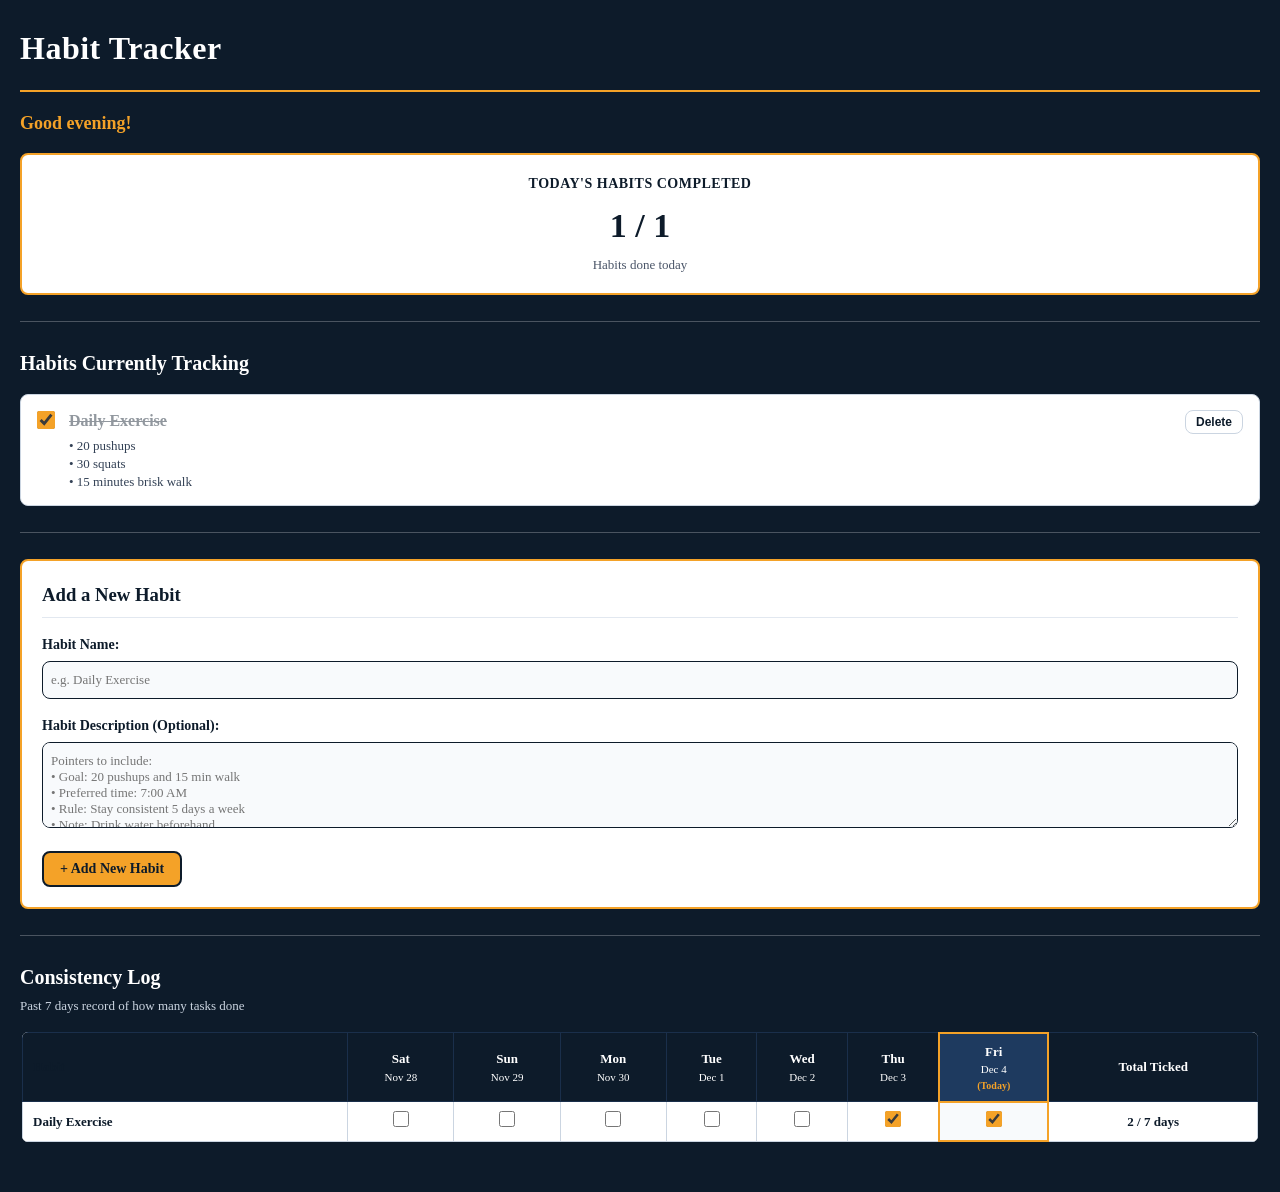
<file: index.html>
<!DOCTYPE html>
<html lang="en">
<head>
  <meta charset="UTF-8">
  <meta name="Content" content="WebDev Project">
  <title>Habit Tracker</title>
  <link rel="stylesheet" href="style.css">
  <link rel="icon" href="calendar.png">
  <script src="script.js" defer></script>
</head>
<body>

  <div class="container">

    <header class="header">
      <h1>Habit Tracker</h1>
    </header>

    <hr class="partition-bold">

    <div class="greeting-section">
      <p id="greetingText" class="greeting-text">Welcome!</p>
    </div>

    <div class="stats-box">
      <div class="stats-title">Today's Habits Completed</div>
      <div class="stats-counter">
        <span id="completedCount">0</span> / <span id="totalCount">0</span>
      </div>
      <div class="stats-note">Habits done today</div>
    </div>

    <hr class="partition-light">

    <section class="habits-section">
      <div class="section-header">
        <h2>Habits Currently Tracking</h2>
      </div>

      <div id="habitList" class="habit-list"></div>
    </section>

    <hr class="partition-light">

    <section class="new-habit-box">
      <h3>Add a New Habit</h3>
      
      <form id="newHabitForm" novalidate>
        <div class="form-group">
          <label for="habitTitleInput">Habit Name:</label>
          <input 
            type="text" 
            id="habitTitleInput" 
            placeholder="e.g. Daily Exercise">
          
            <div id="nameErrorMsg" class="error-msg hidden">
            Error: Habit name cannot be empty. Please enter a habit name.
          </div>
        </div>

        <div class="form-group">
          <label for="habitDescInput">Habit Description (Optional):</label>
          <textarea 
            id="habitDescInput" 
            rows="4"
            placeholder="Pointers to include:&#10;• Goal: 20 pushups and 15 min walk&#10;• Preferred time: 7:00 AM&#10;• Rule: Stay consistent 5 days a week&#10;• Note: Drink water beforehand"
          ></textarea>
        </div>

        <button type="submit" id="addHabitBtn" class="btn btn-primary">+ Add New Habit</button>
      </form>
    </section>

    <hr class="partition-light">

    <section class="consistency-section">
      <h2>Consistency Log</h2>
      <p class="section-subtext">Past 7 days record of how many tasks done</p>

      <div class="table-wrapper">
        <table class="consistency-table">
          <thead>
            <tr id="tableHeaderRow">
            </tr>
          </thead>
          <tbody id="tableBody">
          </tbody>
        </table>
      </div>
    </section>

  </div>

  <script src="script.js"></script>
</body>
</html>
</file>
<file: style.css>
* {
  box-sizing: border-box;
  margin: 0;
  padding: 0;
}

body {
  font-family: cursive;
  background-color: #0D1B2A; 
  color: #FFFFFF;            
  line-height: 1.5;
  padding: 24px 20px 48px 20px;
}

.header h1 {
  font-size: 32px;
  font-weight: bold;
  letter-spacing: 0.5px;
  color: #FFFFFF;
  margin-bottom: 8px;
}

.partition-bold {
  border: none;
  border-top: 2px solid #F4A228; 
  margin: 18px 0;
}

.partition-light {
  border: none;
  border-top: 1px solid rgba(255, 255, 255, 0.25);
  margin: 26px 0;
}

.greeting-section {
  font-size: 28px;
  margin: 14px 0;
}

.greeting-text {
  font-size: 18px;
  font-weight: bold;
  color: #F4A228; 
}

.stats-box {
  border: 2px solid #F4A228;
  border-radius: 0.5rem;
  background-color: #FFFFFF;
  color: #0D1B2A;
  padding: 18px;
  text-align: center;
  margin: 16px 0;
  width: 100%;
}

.stats-title {
  font-size: 14px;
  text-transform: uppercase;
  font-weight: bold;
  letter-spacing: 0.5px;
  color: #0D1B2A;
  margin-bottom: 6px;
}

.stats-counter {
  font-size: 34px;
  font-weight: bold;
  color: #0D1B2A;
}

.stats-note {
  font-size: 13px;
  color: #4A5568;
  margin-top: 4px;
}

.btn {
  font-family: inherit;
  font-size: 14px;
  padding: 8px 16px;
  border: 2px solid #0D1B2A;
  border-radius: 0.5rem;
  background-color: #FFFFFF;
  color: #0D1B2A;
  cursor: pointer;
  font-weight: bold;
  transition: background-color 0.2s, color 0.2s;
}

.btn:hover {
  background-color: #0D1B2A;
  color: #FFFFFF;
}

.btn-primary {
  background-color: #F4A228; 
  color: #0D1B2A;            
  border: 2px solid #0D1B2A;
  font-weight: bold;
}

.btn-primary:hover {
  background-color: #E08E15;
  border-color: #0D1B2A;
  color: #0D1B2A;
}

.btn-delete {
  font-size: 12px;
  padding: 4px 10px;
  border: 1px solid #CBD5E1;
  border-radius: 0.5rem;
  background-color: #FFFFFF;
  color: #0D1B2A;
  cursor: pointer;
  font-weight: 600;
}

.btn-delete:hover {
  background-color: #0D1B2A;
  color: #FFFFFF;
  border-color: #0D1B2A;
}

.section-header {
  margin-bottom: 16px;
}

.section-header h2,
.consistency-section h2 {
  font-size: 20px;
  font-weight: bold;
  color: #FFFFFF;
}

.section-subtext {
  font-size: 13px;
  color: #CBD5E1;
  margin-top: 4px;
  margin-bottom: 14px;
}

.habit-list {
  display: flex;
  flex-direction: column;
  gap: 12px;
}

.empty-message {
  text-align: center;
  padding: 24px;
  border: 1px dashed #F4A228;
  border-radius: 0.5rem;
  color: #E2E8F0;
  font-size: 14px;
  background-color: #15253A;
}

.habit-card {
  border: 1px solid #CBD5E1;
  border-radius: 0.5rem;
  padding: 14px 16px;
  background-color: #FFFFFF;
  color: #0D1B2A;
  display: flex;
  align-items: flex-start;
  gap: 14px;
}

.habit-checkbox-wrapper {
  padding-top: 2px;
}

.habit-checkbox {
  width: 18px;
  height: 18px;
  cursor: pointer;
  accent-color: #F4A228; 
}

.habit-details {
  flex: 1;
}

.habit-title {
  font-size: 16px;
  font-weight: bold;
  color: #0D1B2A;
  margin-bottom: 4px;
}

.habit-title.checked-text {
  text-decoration: line-through;
  opacity: 0.45;
}

.habit-desc {
  font-size: 13px;
  color: #334155;
  white-space: pre-line;
  line-height: 1.4;
}

.table-wrapper {
  overflow-x: auto;
  margin-top: 10px;
  border: 2px solid #0D1B2A;
  border-radius: 0.5rem;
  background-color: #FFFFFF;
}

.consistency-table {
  width: 100%;
  border-collapse: collapse;
  font-size: 13px;
  color: #0D1B2A;
}

.consistency-table th,
.consistency-table td {
  border: 1px solid #CBD5E1;
  padding: 8px 6px;
  text-align: center;
}

.consistency-table th {
  background-color: #0D1B2A;
  color: #FFFFFF;
  font-weight: bold;
  border-color: #1A2F4B;
}

.consistency-table th.habit-col,
.consistency-table td.habit-name-cell {
  text-align: left;
  min-width: 140px;
  padding-left: 10px;
  font-weight: 600;
  color: #0D1B2A;
}

th.today-col {
  background-color: #1E3A5F !important;
  color: #FFFFFF !important;
  border: 2px solid #F4A228 !important;
}

td.today-col {
  background-color: #F8FAFC !important;
  color: #0D1B2A !important;
  border-left: 2px solid #F4A228 !important;
  border-right: 2px solid #F4A228 !important;
}

tr:last-child td.today-col {
  border-bottom: 2px solid #F4A228 !important;
}

.table-checkbox {
  width: 16px;
  height: 16px;
  cursor: pointer;
  accent-color: #F4A228; 
}

.total-cell {
  font-weight: bold;
  min-width: 90px;
  color: #0D1B2A;
}

.new-habit-box {
  border: 2px solid #F4A228;
  border-radius: 0.5rem;
  background-color: #FFFFFF;
  color: #0D1B2A;
  padding: 20px;
  margin-top: 10px;
}

.new-habit-box h3 {
  margin-bottom: 16px;
  border-bottom: 1px solid #E2E8F0;
  padding-bottom: 8px;
  color: #0D1B2A;
}

.form-group {
  margin-bottom: 16px;
}

.form-group label {
  display: block;
  font-size: 14px;
  font-weight: bold;
  color: #0D1B2A;
  margin-bottom: 6px;
}

.form-group input,
.form-group textarea {
  width: 100%;
  padding: 10px 8px;
  font-family: inherit;
  font-size: 13px;
  border: 1px solid #0D1B2A;
  border-radius: 0.5rem;
  background-color: #F8FAFC;
  color: #0D1B2A;
}

.form-group input:focus,
.form-group textarea:focus {
  outline: 2px solid #F4A228; 
}

.error-msg {
  display: block;
  margin-top: 6px;
  padding: 6px 10px;
  font-size: 13px;
  font-weight: bold;
  border: 1px solid #0D1B2A;
  border-radius: 0.5rem;
  background-color: #0D1B2A;
  color: #F4A228; 
}

.error-msg.hidden {
  display: none;
}

.input-error {
  border: 2px solid #F4A228 !important;
  background-color: #FFFDF5;
}

@media (max-width: 600px) {
  .consistency-table {
    font-size: 11px;
  }
  .consistency-table th, 
  .consistency-table td {
    padding: 6px 3px;
  }
}
</file>
